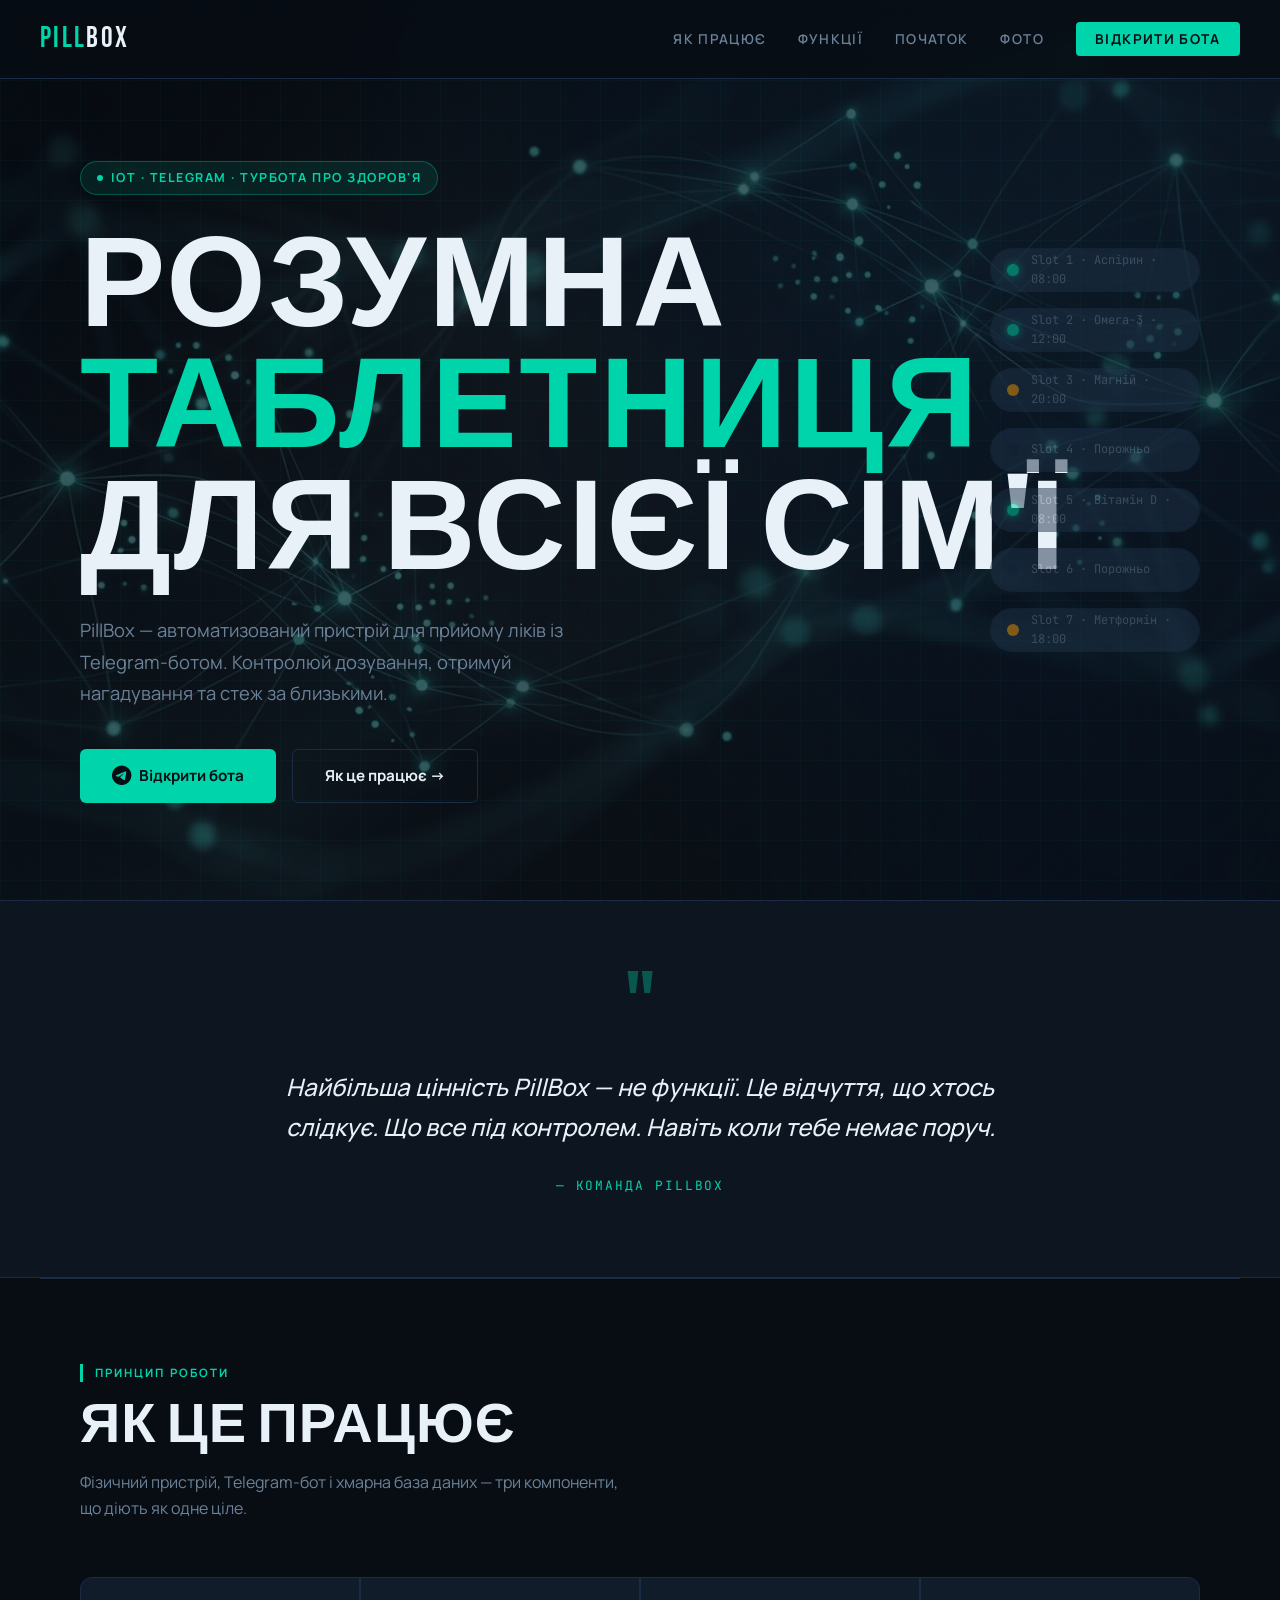
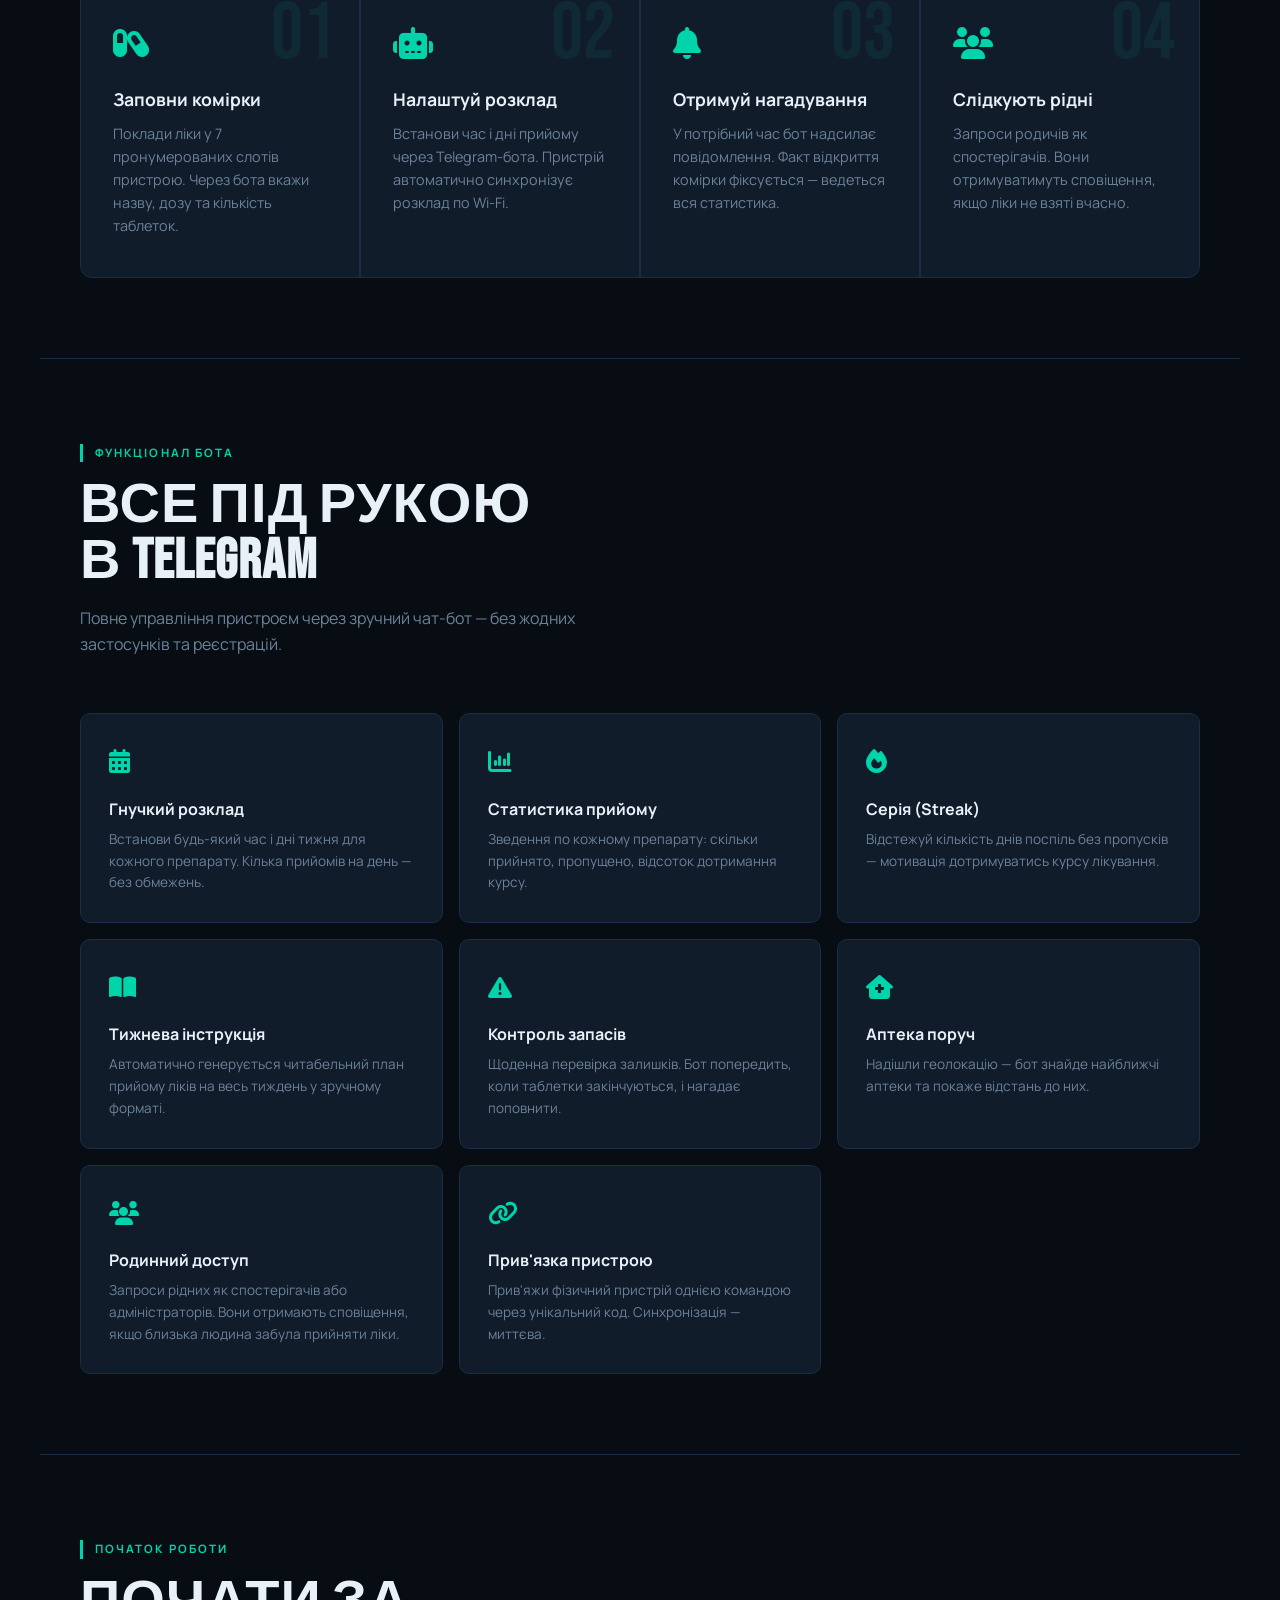
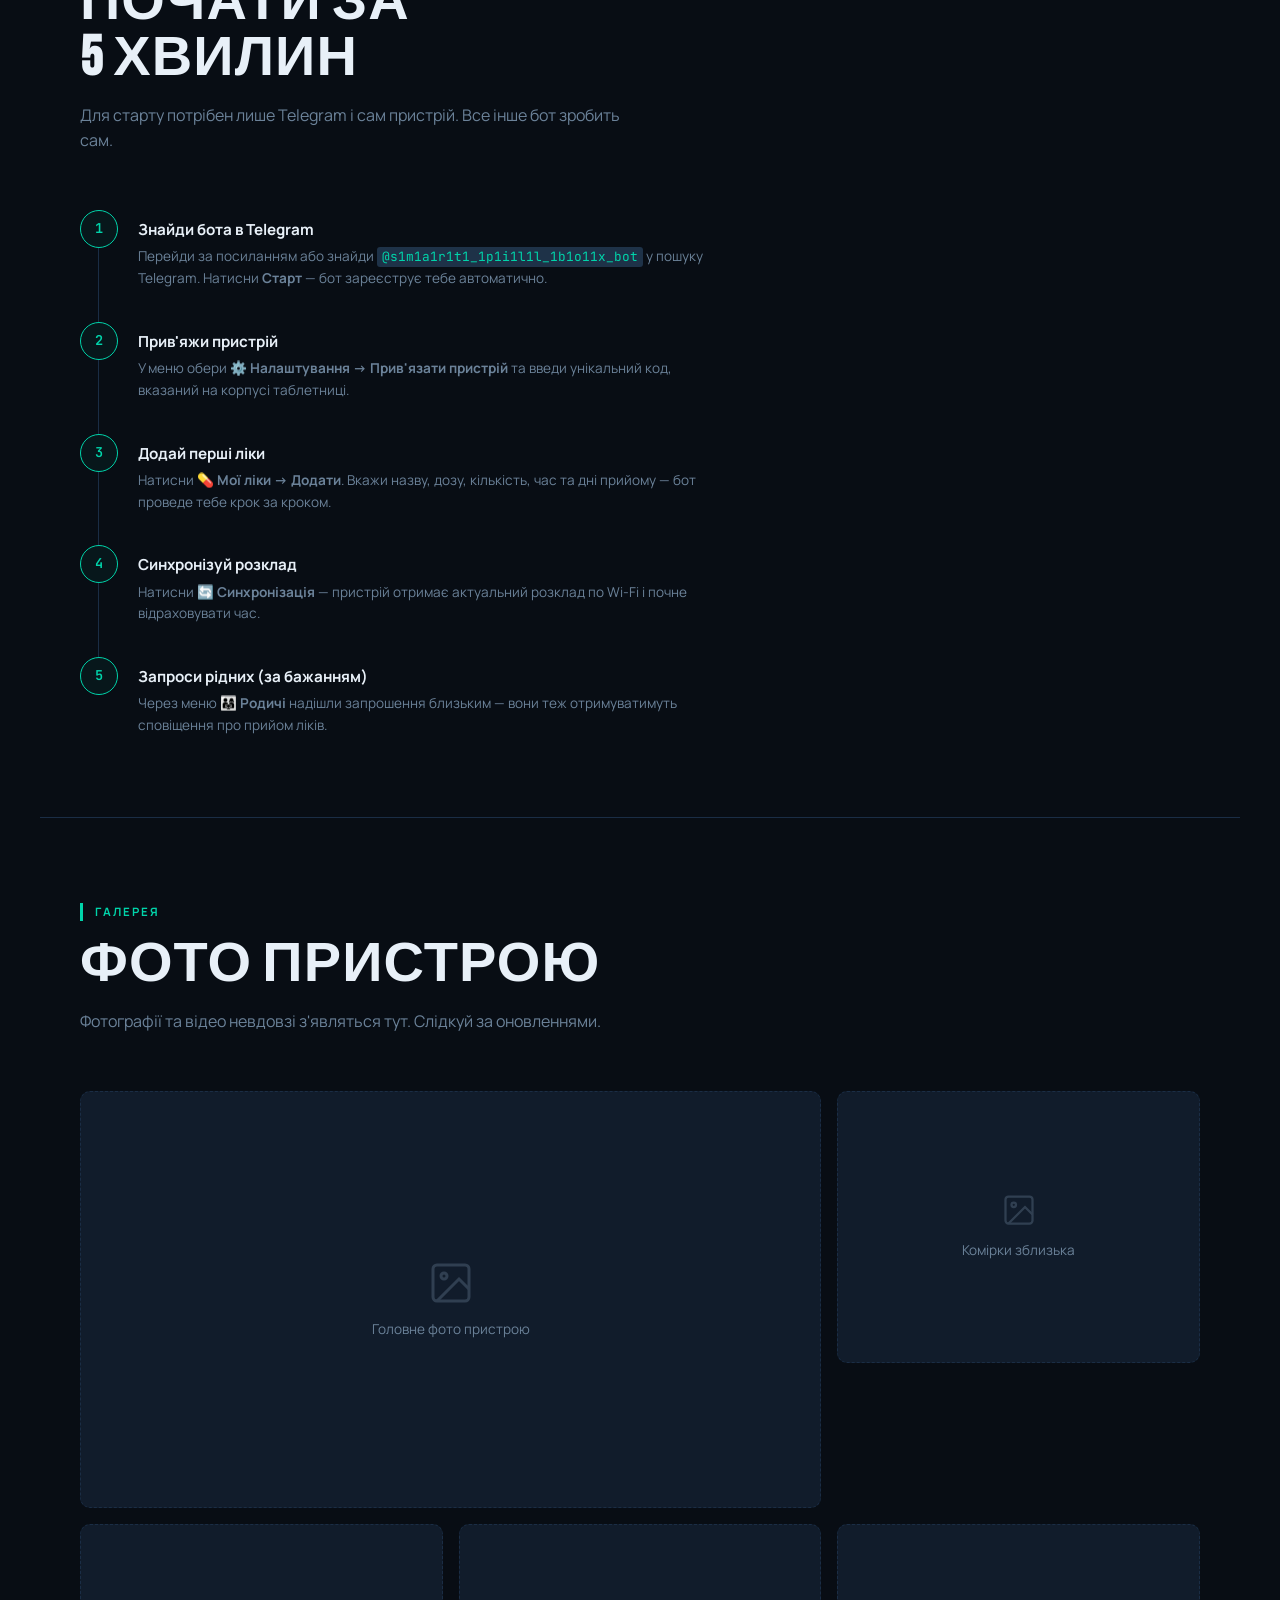
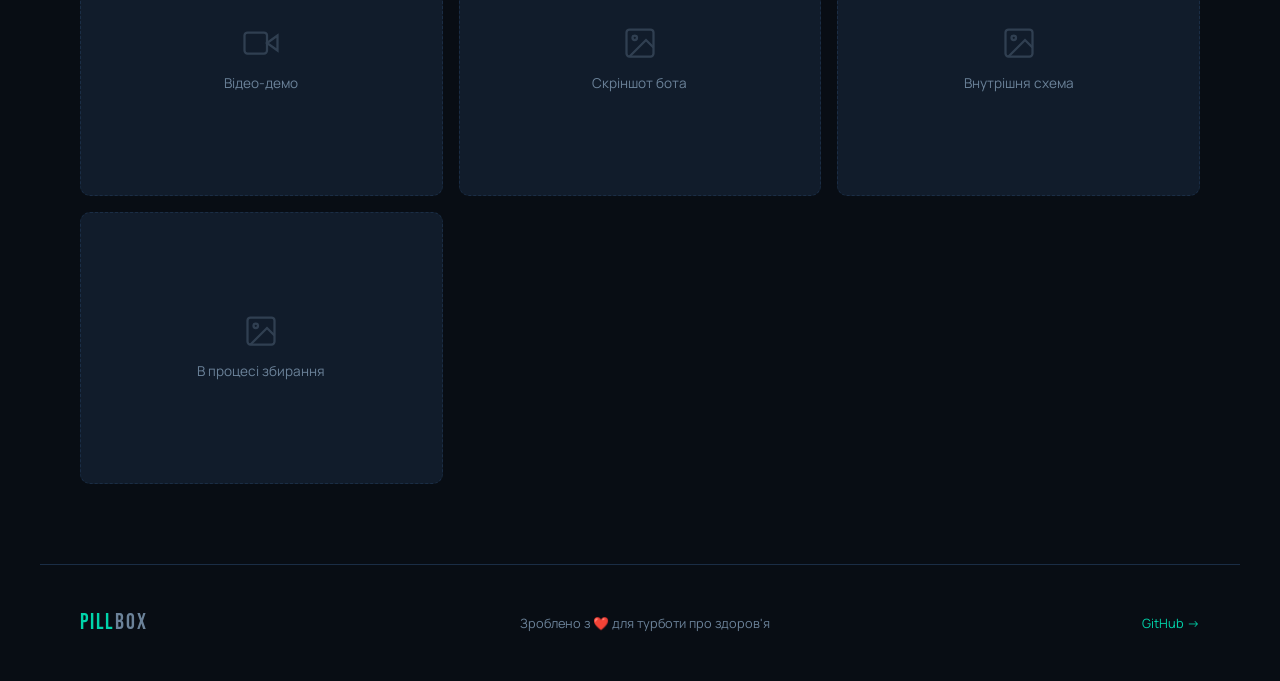
<file: index.html>
<!DOCTYPE html>
<html lang="uk">
<head>
<meta charset="UTF-8">
<meta name="viewport" content="width=device-width, initial-scale=1.0">
<title>PillBox — Розумна таблетниця для прийому ліків з Telegram-ботом</title>
<meta name="description" content="PillBox — автоматизований пристрій для прийому ліків із Telegram-ботом. Контролюй дозування, отримуй нагадування по розкладу та стеж за здоров'ям близьких.">
<meta name="keywords" content="розумна таблетниця, смарт таблетниця, прийом ліків, нагадування про ліки, telegram бот для ліків, розумна аптечка, здоров'я, iot">
<meta name="author" content="PillBox Team">
<meta property="og:title" content="PillBox — Розумна таблетниця">
<meta property="og:description" content="Автоматизований пристрій для прийому ліків із Telegram-ботом. Контролюй дозування та отримуй нагадування.">
<meta property="og:type" content="website">
<meta property="og:url" content="https://den611.github.io/Pill_box/">
<meta property="og:image" content="https://den611.github.io/Pill_box/images/bg.png">
<link href="https://fonts.googleapis.com/css2?family=Bebas+Neue&family=Manrope:wght@300;400;500;600;700;800&family=JetBrains+Mono:wght@400;600&display=swap" rel="stylesheet">
<link rel="stylesheet" href="style.css">
<link rel="stylesheet" href="https://cdnjs.cloudflare.com/ajax/libs/font-awesome/6.5.1/css/all.min.css">
</head>
<body>

<!-- NAV -->
<nav>
  <a href="#" class="nav-logo">PILL<span>BOX</span></a>
  <ul>
    <li><a href="#how">Як працює</a></li>
    <li><a href="#features">Функції</a></li>
    <li><a href="#setup">Початок</a></li>
    <li><a href="#gallery">Фото</a></li>
    <li><a href="https://t.me/s1m1a1r1t1_1p1i1l1l_1b1o11x_bot" class="nav-cta">Відкрити бота</a></li>
  </ul>
</nav>

<!-- HERO -->
<div class="hero">
  <div class="hero-badge">IoT · Telegram · Турбота про здоров'я</div>
  <h1>РОЗУМНА<br><span class="accent">ТАБЛЕТНИЦЯ</span><br>ДЛЯ ВСІЄЇ СІМ'Ї</h1>
  <p class="hero-sub">PillBox — автоматизований пристрій для прийому ліків із Telegram-ботом. Контролюй дозування, отримуй нагадування та стеж за близькими.</p>
  <div class="hero-actions">
    <a href="https://t.me/s1m1a1r1t1_1p1i1l1l_1b1o11x_bot" class="btn btn-primary">
      <i class="fa-brands fa-telegram" style="font-size: 1.25rem;"></i>
      Відкрити бота
    </a>
    <a href="#how" class="btn btn-outline">Як це працює →</a>
  </div>

  <div class="hero-visual">
    <div class="pill-slot"><div class="pill-dot active"></div> Slot 1 · Аспірин · 08:00</div>
    <div class="pill-slot"><div class="pill-dot active"></div> Slot 2 · Омега-3 · 12:00</div>
    <div class="pill-slot"><div class="pill-dot warn"></div> Slot 3 · Магній · 20:00</div>
    <div class="pill-slot"><div class="pill-dot empty"></div> Slot 4 · Порожньо</div>
    <div class="pill-slot"><div class="pill-dot active"></div> Slot 5 · Вітамін D · 08:00</div>
    <div class="pill-slot"><div class="pill-dot empty"></div> Slot 6 · Порожньо</div>
    <div class="pill-slot"><div class="pill-dot warn"></div> Slot 7 · Метформін · 18:00</div>
  </div>
</div>

<!-- QUOTE -->
<div class="quote-section">
  <div class="quote-inner reveal">
    <span class="quote-marks">"</span>
    <p class="quote-text">Найбільша цінність PillBox — не функції. Це відчуття, що хтось слідкує. Що все під контролем. Навіть коли тебе немає поруч.</p>
    <div class="quote-author">— Команда PillBox</div>
  </div>
</div>

<!-- HOW IT WORKS -->
<section id="how">
  <div class="reveal">
    <div class="section-label">Принцип роботи</div>
    <h2 class="section-title">ЯК ЦЕ ПРАЦЮЄ</h2>
    <p class="section-desc">Фізичний пристрій, Telegram-бот і хмарна база даних — три компоненти, що діють як одне ціле.</p>
  </div>
  <div class="steps reveal">
    <div class="step">
      <div class="step-num">01</div>
      <div class="step-icon"><i class="fa-solid fa-capsules"></i></div>
      <h3>Заповни комірки</h3>
      <p>Поклади ліки у 7 пронумерованих слотів пристрою. Через бота вкажи назву, дозу та кількість таблеток.</p>
    </div>
    <div class="step">
      <div class="step-num">02</div>
      <div class="step-icon"><i class="fa-solid fa-robot"></i></div>
      <h3>Налаштуй розклад</h3>
      <p>Встанови час і дні прийому через Telegram-бота. Пристрій автоматично синхронізує розклад по Wi-Fi.</p>
    </div>
    <div class="step">
      <div class="step-num">03</div>
      <div class="step-icon"><i class="fa-solid fa-bell"></i></div>
      <h3>Отримуй нагадування</h3>
      <p>У потрібний час бот надсилає повідомлення. Факт відкриття комірки фіксується — ведеться вся статистика.</p>
    </div>
    <div class="step">
      <div class="step-num">04</div>
      <div class="step-icon"><i class="fa-solid fa-users"></i></div>
      <h3>Слідкують рідні</h3>
      <p>Запроси родичів як спостерігачів. Вони отримуватимуть сповіщення, якщо ліки не взяті вчасно.</p>
    </div>
  </div>
</section>

<!-- FEATURES -->
<section id="features">
  <div class="reveal">
    <div class="section-label">Функціонал бота</div>
    <h2 class="section-title">ВСЕ ПІД РУКОЮ<br>В TELEGRAM</h2>
    <p class="section-desc">Повне управління пристроєм через зручний чат-бот — без жодних застосунків та реєстрацій.</p>
  </div>
  <div class="features-grid reveal">
    <div class="feature-card">
      <span class="feature-icon"><i class="fa-solid fa-calendar-days"></i></span>
      <h3>Гнучкий розклад</h3>
      <p>Встанови будь-який час і дні тижня для кожного препарату. Кілька прийомів на день — без обмежень.</p>
    </div>
    <div class="feature-card">
      <span class="feature-icon"><i class="fa-solid fa-chart-column"></i></span>
      <h3>Статистика прийому</h3>
      <p>Зведення по кожному препарату: скільки прийнято, пропущено, відсоток дотримання курсу.</p>
    </div>
    <div class="feature-card">
      <span class="feature-icon"><i class="fa-solid fa-fire"></i></span>
      <h3>Серія (Streak)</h3>
      <p>Відстежуй кількість днів поспіль без пропусків — мотивація дотримуватись курсу лікування.</p>
    </div>
    <div class="feature-card">
      <span class="feature-icon"><i class="fa-solid fa-book-open"></i></span>
      <h3>Тижнева інструкція</h3>
      <p>Автоматично генерується читабельний план прийому ліків на весь тиждень у зручному форматі.</p>
    </div>
    <div class="feature-card">
      <span class="feature-icon"><i class="fa-solid fa-triangle-exclamation"></i></span>
      <h3>Контроль запасів</h3>
      <p>Щоденна перевірка залишків. Бот попередить, коли таблетки закінчуються, і нагадає поповнити.</p>
    </div>
    <div class="feature-card">
      <span class="feature-icon"><i class="fa-solid fa-house-medical"></i></span>
      <h3>Аптека поруч</h3>
      <p>Надішли геолокацію — бот знайде найближчі аптеки та покаже відстань до них.</p>
    </div>
    <div class="feature-card">
      <span class="feature-icon"><i class="fa-solid fa-users"></i></span>
      <h3>Родинний доступ</h3>
      <p>Запроси рідних як спостерігачів або адміністраторів. Вони отримають сповіщення, якщо близька людина забула прийняти ліки.</p>
    </div>
    <div class="feature-card">
      <span class="feature-icon"><i class="fa-solid fa-link"></i></span>
      <h3>Прив'язка пристрою</h3>
      <p>Прив'яжи фізичний пристрій однією командою через унікальний код. Синхронізація — миттєва.</p>
    </div>
  </div>
</section>

<!-- SETUP -->
<section id="setup">
  <div class="reveal">
    <div class="section-label">Початок роботи</div>
    <h2 class="section-title">ПОЧАТИ ЗА<br>5 ХВИЛИН</h2>
    <p class="section-desc">Для старту потрібен лише Telegram і сам пристрій. Все інше бот зробить сам.</p>
  </div>
  <div class="setup-steps reveal">
    <div class="setup-step">
      <div class="setup-num">1</div>
      <div class="setup-content">
        <h4>Знайди бота в Telegram</h4>
        <p>Перейди за посиланням або знайди <code>@s1m1a1r1t1_1p1i1l1l_1b1o11x_bot</code> у пошуку Telegram. Натисни <strong>Старт</strong> — бот зареєструє тебе автоматично.</p>
      </div>
    </div>
    <div class="setup-step">
      <div class="setup-num">2</div>
      <div class="setup-content">
        <h4>Прив'яжи пристрій</h4>
        <p>У меню обери <strong>⚙️ Налаштування → Прив'язати пристрій</strong> та введи унікальний код, вказаний на корпусі таблетниці.</p>
      </div>
    </div>
    <div class="setup-step">
      <div class="setup-num">3</div>
      <div class="setup-content">
        <h4>Додай перші ліки</h4>
        <p>Натисни <strong>💊 Мої ліки → Додати</strong>. Вкажи назву, дозу, кількість, час та дні прийому — бот проведе тебе крок за кроком.</p>
      </div>
    </div>
    <div class="setup-step">
      <div class="setup-num">4</div>
      <div class="setup-content">
        <h4>Синхронізуй розклад</h4>
        <p>Натисни <strong>🔄 Синхронізація</strong> — пристрій отримає актуальний розклад по Wi-Fi і почне відраховувати час.</p>
      </div>
    </div>
    <div class="setup-step">
      <div class="setup-num">5</div>
      <div class="setup-content">
        <h4>Запроси рідних (за бажанням)</h4>
        <p>Через меню <strong>👨‍👩‍👧 Родичі</strong> надішли запрошення близьким — вони теж отримуватимуть сповіщення про прийом ліків.</p>
      </div>
    </div>
  </div>
</section>

<!-- GALLERY -->
<section id="gallery">
  <div class="reveal">
    <div class="section-label">Галерея</div>
    <h2 class="section-title">ФОТО ПРИСТРОЮ</h2>
    <p class="section-desc">Фотографії та відео невдовзі з'являться тут. Слідкуй за оновленнями.</p>
  </div>
  <div class="gallery-grid reveal">
    <div class="gallery-item wide">
      <svg width="48" height="48" viewBox="0 0 24 24" fill="none" stroke="currentColor" stroke-width="1.5"><rect x="3" y="3" width="18" height="18" rx="2"/><circle cx="8.5" cy="8.5" r="1.5"/><path d="M21 15l-5-5L5 21"/></svg>
      Головне фото пристрою
    </div>
    <div class="gallery-item">
      <svg width="36" height="36" viewBox="0 0 24 24" fill="none" stroke="currentColor" stroke-width="1.5"><rect x="3" y="3" width="18" height="18" rx="2"/><circle cx="8.5" cy="8.5" r="1.5"/><path d="M21 15l-5-5L5 21"/></svg>
      Комірки зблизька
    </div>
    <div class="gallery-item">
      <svg width="36" height="36" viewBox="0 0 24 24" fill="none" stroke="currentColor" stroke-width="1.5"><polygon points="23 7 16 12 23 17 23 7"/><rect x="1" y="5" width="15" height="14" rx="2"/></svg>
      Відео-демо
    </div>
    <div class="gallery-item">
      <svg width="36" height="36" viewBox="0 0 24 24" fill="none" stroke="currentColor" stroke-width="1.5"><rect x="3" y="3" width="18" height="18" rx="2"/><circle cx="8.5" cy="8.5" r="1.5"/><path d="M21 15l-5-5L5 21"/></svg>
      Скріншот бота
    </div>
    <div class="gallery-item">
      <svg width="36" height="36" viewBox="0 0 24 24" fill="none" stroke="currentColor" stroke-width="1.5"><rect x="3" y="3" width="18" height="18" rx="2"/><circle cx="8.5" cy="8.5" r="1.5"/><path d="M21 15l-5-5L5 21"/></svg>
      Внутрішня схема
    </div>
    <div class="gallery-item">
      <svg width="36" height="36" viewBox="0 0 24 24" fill="none" stroke="currentColor" stroke-width="1.5"><rect x="3" y="3" width="18" height="18" rx="2"/><circle cx="8.5" cy="8.5" r="1.5"/><path d="M21 15l-5-5L5 21"/></svg>
      В процесі збирання
    </div>
  </div>
</section>

<!-- FOOTER -->
<footer>
  <div class="footer-logo">PILL<span>BOX</span></div>
  <p>Зроблено з ❤️ для турботи про здоров'я</p>
  <p><a href="https://github.com/Den611/Pill_box">GitHub →</a></p>
</footer>

<script src="script.js" defer></script>
</body>
</html>
</file>
<file: style.css>
:root {
  --bg:        #080d14;
  --surface:   #0d1520;
  --card:      #111c2b;
  --border:    #1a2d45;
  --teal:      #00d4aa;
  --teal-dim:  #009e7f;
  --text:      #e8f0f8;
  --muted:     #6b8299;
  --pill:      #1e3248;
}

*, *::before, *::after { box-sizing: border-box; margin: 0; padding: 0; }
html { scroll-behavior: smooth; }

body {
  background: var(--bg) url('images/bg.png') no-repeat center center fixed;
  background-size: cover;
  color: var(--text);
  font-family: 'Manrope', sans-serif;
  font-weight: 400;
  line-height: 1.6;
  overflow-x: hidden;
}

body::before {
  content: '';
  position: fixed;
  inset: 0;
  background-color: rgba(8, 13, 20, 0.65);
  background-image:
    linear-gradient(rgba(0,212,170,0.03) 1px, transparent 1px),
    linear-gradient(90deg, rgba(0,212,170,0.03) 1px, transparent 1px);
  background-size: 40px 40px;
  pointer-events: none;
  z-index: 0;
}

/* NAV */
nav {
  position: fixed;
  top: 0; left: 0; right: 0;
  z-index: 100;
  display: flex;
  align-items: center;
  justify-content: space-between;
  padding: 1rem 2.5rem;
  background: rgba(8,13,20,0.85);
  backdrop-filter: blur(12px);
  border-bottom: 1px solid var(--border);
}
.nav-logo { font-family: 'Bebas Neue', sans-serif; font-size: 1.8rem; letter-spacing: 0.08em; color: var(--teal); text-decoration: none; }
.nav-logo span { color: var(--text); }
nav ul { display: flex; gap: 2rem; list-style: none; }
nav ul a { color: var(--muted); text-decoration: none; font-size: 0.85rem; font-weight: 600; text-transform: uppercase; letter-spacing: 0.1em; transition: color .2s; }
nav ul a:hover { color: var(--teal); }
.nav-cta { background: var(--teal); color: var(--bg) !important; padding: 0.5rem 1.2rem; border-radius: 4px; font-weight: 700 !important; }
.nav-cta:hover { background: var(--teal-dim) !important; color: var(--bg) !important; }

/* HERO */
.hero {
  position: relative;
  z-index: 1;
  min-height: 100vh;
  display: flex;
  flex-direction: column;
  justify-content: center;
  padding: 8rem 2.5rem 4rem;
  max-width: 1200px;
  margin: 0 auto;
}

.hero-badge {
  display: inline-flex;
  align-items: center;
  gap: 0.5rem;
  background: rgba(0,212,170,0.1);
  border: 1px solid rgba(0,212,170,0.3);
  color: var(--teal);
  padding: 0.35rem 1rem;
  border-radius: 100px;
  font-size: 0.78rem;
  font-weight: 700;
  letter-spacing: 0.12em;
  text-transform: uppercase;
  margin-bottom: 2rem;
  width: fit-content;
  animation: fadeUp 0.6s ease both;
}
.hero-badge::before { content: ''; width: 6px; height: 6px; border-radius: 50%; background: var(--teal); animation: pulse 2s infinite; }

@keyframes pulse { 0%, 100% { opacity: 1; transform: scale(1); } 50% { opacity: 0.5; transform: scale(1.4); } }

.hero h1 { font-family: 'Bebas Neue', sans-serif; font-size: clamp(4rem, 10vw, 8rem); line-height: 0.95; letter-spacing: 0.02em; margin-bottom: 1.5rem; animation: fadeUp 0.6s 0.1s ease both; }
.hero h1 .accent { color: var(--teal); }
.hero-sub { font-size: 1.15rem; color: var(--muted); max-width: 520px; line-height: 1.7; margin-bottom: 2.5rem; animation: fadeUp 0.6s 0.2s ease both; }
.hero-actions { display: flex; gap: 1rem; flex-wrap: wrap; animation: fadeUp 0.6s 0.3s ease both; }

.btn { display: inline-flex; align-items: center; gap: 0.5rem; padding: 0.85rem 2rem; border-radius: 6px; font-family: 'Manrope', sans-serif; font-weight: 700; font-size: 0.95rem; text-decoration: none; transition: all .2s; cursor: pointer; border: none; }
.btn-primary { background: var(--teal); color: var(--bg); }
.btn-primary:hover { background: var(--teal-dim); transform: translateY(-2px); box-shadow: 0 8px 30px rgba(0,212,170,0.3); }
.btn-outline { background: transparent; color: var(--text); border: 1px solid var(--border); }
.btn-outline:hover { border-color: var(--teal); color: var(--teal); transform: translateY(-2px); }

.hero-visual { position: absolute; right: 2.5rem; top: 50%; transform: translateY(-50%); display: flex; flex-direction: column; gap: 1rem; opacity: 0.5; animation: float 6s ease-in-out infinite; }
@keyframes float { 0%, 100% { transform: translateY(-50%) translateX(0); } 50% { transform: translateY(-52%) translateX(-8px); } }

.pill-slot { width: 210px; height: 44px; border-radius: 22px; border: 1px solid var(--border); background: var(--pill); display: flex; align-items: center; padding: 0 1rem; gap: 0.75rem; font-family: 'JetBrains Mono', monospace; font-size: 0.75rem; color: var(--muted); }
.pill-dot { width: 12px; height: 12px; border-radius: 50%; flex-shrink: 0; }
.pill-dot.active { background: var(--teal); box-shadow: 0 0 8px var(--teal); }
.pill-dot.warn   { background: #f59e0b; }
.pill-dot.empty  { background: var(--border); }

@keyframes fadeUp { from { opacity: 0; transform: translateY(20px); } to { opacity: 1; transform: translateY(0); } }

/* QUOTE */
.quote-section {
  position: relative;
  z-index: 1;
  background: var(--surface);
  border-top: 1px solid var(--border);
  border-bottom: 1px solid var(--border);
  padding: 5rem 2.5rem;
}
.quote-inner { max-width: 800px; margin: 0 auto; text-align: center; }
.quote-marks { font-family: 'Bebas Neue', sans-serif; font-size: 6rem; color: var(--teal); line-height: 0.6; opacity: 0.35; display: block; margin-bottom: 1.75rem; }
.quote-text { font-size: clamp(1.15rem, 2.5vw, 1.5rem); font-weight: 500; font-style: italic; line-height: 1.7; color: var(--text); margin-bottom: 1.75rem; }
.quote-author { font-family: 'JetBrains Mono', monospace; font-size: 0.8rem; color: var(--teal); letter-spacing: 0.15em; text-transform: uppercase; }

/* SECTIONS */
section { position: relative; z-index: 1; max-width: 1200px; margin: 0 auto; padding: 5rem 2.5rem; }

.section-label {
  display: inline-block;
  font-size: 0.72rem;
  font-weight: 700;
  letter-spacing: 0.18em;
  text-transform: uppercase;
  color: var(--teal);
  border-left: 3px solid var(--teal);
  padding-left: 0.75rem;
  margin-bottom: 1rem;
}
.section-title { font-family: 'Bebas Neue', sans-serif; font-size: clamp(2.2rem, 5vw, 3.5rem); line-height: 1; margin-bottom: 1rem; letter-spacing: 0.02em; }
.section-desc { color: var(--muted); max-width: 560px; font-size: 1rem; margin-bottom: 3.5rem; }

/* HOW IT WORKS */
#how { border-top: 1px solid var(--border); }
.steps { display: grid; grid-template-columns: repeat(auto-fit, minmax(240px, 1fr)); gap: 1.5px; background: var(--border); border: 1px solid var(--border); border-radius: 12px; overflow: hidden; }
.step { background: var(--card); padding: 2.5rem 2rem; position: relative; transition: background .2s; }
.step:hover { background: var(--surface); }
.step-num { font-family: 'Bebas Neue', sans-serif; font-size: 5rem; color: rgba(0,212,170,0.08); line-height: 1; position: absolute; top: 1rem; right: 1.5rem; }
.step-icon { font-size: 2rem; margin-bottom: 1rem; color: var(--teal); }
.step h3 { font-size: 1.1rem; font-weight: 700; margin-bottom: 0.5rem; }
.step p { font-size: 0.9rem; color: var(--muted); line-height: 1.6; }

/* FEATURES */
#features { border-top: 1px solid var(--border); }
.features-grid { display: grid; grid-template-columns: repeat(auto-fill, minmax(280px, 1fr)); gap: 1rem; }
.feature-card { background: var(--card); border: 1px solid var(--border); border-radius: 10px; padding: 1.75rem; transition: border-color .2s, transform .2s; position: relative; overflow: hidden; }
.feature-card::before { content: ''; position: absolute; inset: 0; background: linear-gradient(135deg, rgba(0,212,170,0.04), transparent 60%); opacity: 0; transition: opacity .2s; }
.feature-card:hover { border-color: rgba(0,212,170,0.35); transform: translateY(-3px); }
.feature-card:hover::before { opacity: 1; }
.feature-icon { font-size: 1.5rem; margin-bottom: 1rem; display: block; color: var(--teal); }
.feature-card h3 { font-size: 1rem; font-weight: 700; margin-bottom: 0.4rem; }
.feature-card p { font-size: 0.85rem; color: var(--muted); line-height: 1.6; }

/* SETUP */
#setup { border-top: 1px solid var(--border); }
.setup-steps { display: flex; flex-direction: column; gap: 0; max-width: 640px; }
.setup-step { display: flex; gap: 1.25rem; position: relative; padding-bottom: 2rem; }
.setup-step:last-child { padding-bottom: 0; }
.setup-step::before { content: ''; position: absolute; left: 18px; top: 38px; bottom: 0; width: 1px; background: var(--border); }
.setup-step:last-child::before { display: none; }
.setup-num { width: 38px; height: 38px; border-radius: 50%; border: 1px solid var(--teal); color: var(--teal); display: flex; align-items: center; justify-content: center; font-family: 'JetBrains Mono', monospace; font-size: 0.85rem; font-weight: 600; flex-shrink: 0; background: rgba(0,212,170,0.05); }
.setup-content h4 { font-size: 0.95rem; font-weight: 700; margin-bottom: 0.25rem; margin-top: 0.5rem; }
.setup-content p { font-size: 0.85rem; color: var(--muted); line-height: 1.6; }
.setup-content code { font-family: 'JetBrains Mono', monospace; background: var(--pill); color: var(--teal); padding: 0.1em 0.4em; border-radius: 3px; font-size: 0.8rem; word-break: break-all; }

/* GALLERY */
#gallery { border-top: 1px solid var(--border); }
.gallery-grid { display: grid; grid-template-columns: repeat(3, 1fr); gap: 1rem; }
.gallery-item { aspect-ratio: 4/3; background: var(--card); border: 1px dashed var(--border); border-radius: 10px; display: flex; flex-direction: column; align-items: center; justify-content: center; gap: 0.75rem; color: var(--muted); font-size: 0.85rem; transition: border-color .2s; cursor: pointer; text-align: center; padding: 1rem; position: relative; overflow: hidden; }
.gallery-item:hover { border-color: var(--teal); color: var(--teal); }
.gallery-item svg { opacity: 0.35; z-index: 1; }
.gallery-item img { position: absolute; inset: 0; width: 100%; height: 100%; object-fit: cover; border-radius: 10px; z-index: 2; border: none; }
.gallery-item.wide { grid-column: span 2; aspect-ratio: 16/9; }

/* FOOTER */
footer { position: relative; z-index: 1; border-top: 1px solid var(--border); padding: 2.5rem; display: flex; align-items: center; justify-content: space-between; max-width: 1200px; margin: 0 auto; flex-wrap: wrap; gap: 1rem; }
.footer-logo { font-family: 'Bebas Neue', sans-serif; font-size: 1.4rem; color: var(--teal); letter-spacing: 0.08em; }
.footer-logo span { color: var(--muted); }
footer p { font-size: 0.8rem; color: var(--muted); }
footer a { color: var(--teal); text-decoration: none; }

/* REVEAL */
.reveal { opacity: 0; transform: translateY(24px); transition: opacity 0.6s ease, transform 0.6s ease; }
.reveal.visible { opacity: 1; transform: translateY(0); }

  @media (max-width: 768px) {
    nav { padding: 1rem 1.5rem; }
    nav ul { display: none; }
    .nav-logo { font-size: 1.6rem; }

    .hero { padding: 7rem 1.5rem 4rem; text-align: center; align-items: center; }
    .hero-badge { margin-left: auto; margin-right: auto; }
    .hero h1 { font-size: clamp(3rem, 13vw, 4rem); }
    .hero-sub { text-align: center; }
    .hero-actions { justify-content: center; }
    .hero-visual { display: none; }

    .quote-section, section { padding: 4rem 1.5rem; }
    .quote-text { font-size: 1.25rem; }

    .steps { grid-template-columns: 1fr; }
    .step { padding: 2rem 1.5rem; }

    .features-grid { grid-template-columns: 1fr; }

    .gallery-grid { grid-template-columns: 1fr; }
    .gallery-item.wide { grid-column: span 1; aspect-ratio: 4/3; }

    footer { padding: 2.5rem 1.5rem; flex-direction: column; align-items: center; text-align: center; gap: 1rem; }
  }
</file>
